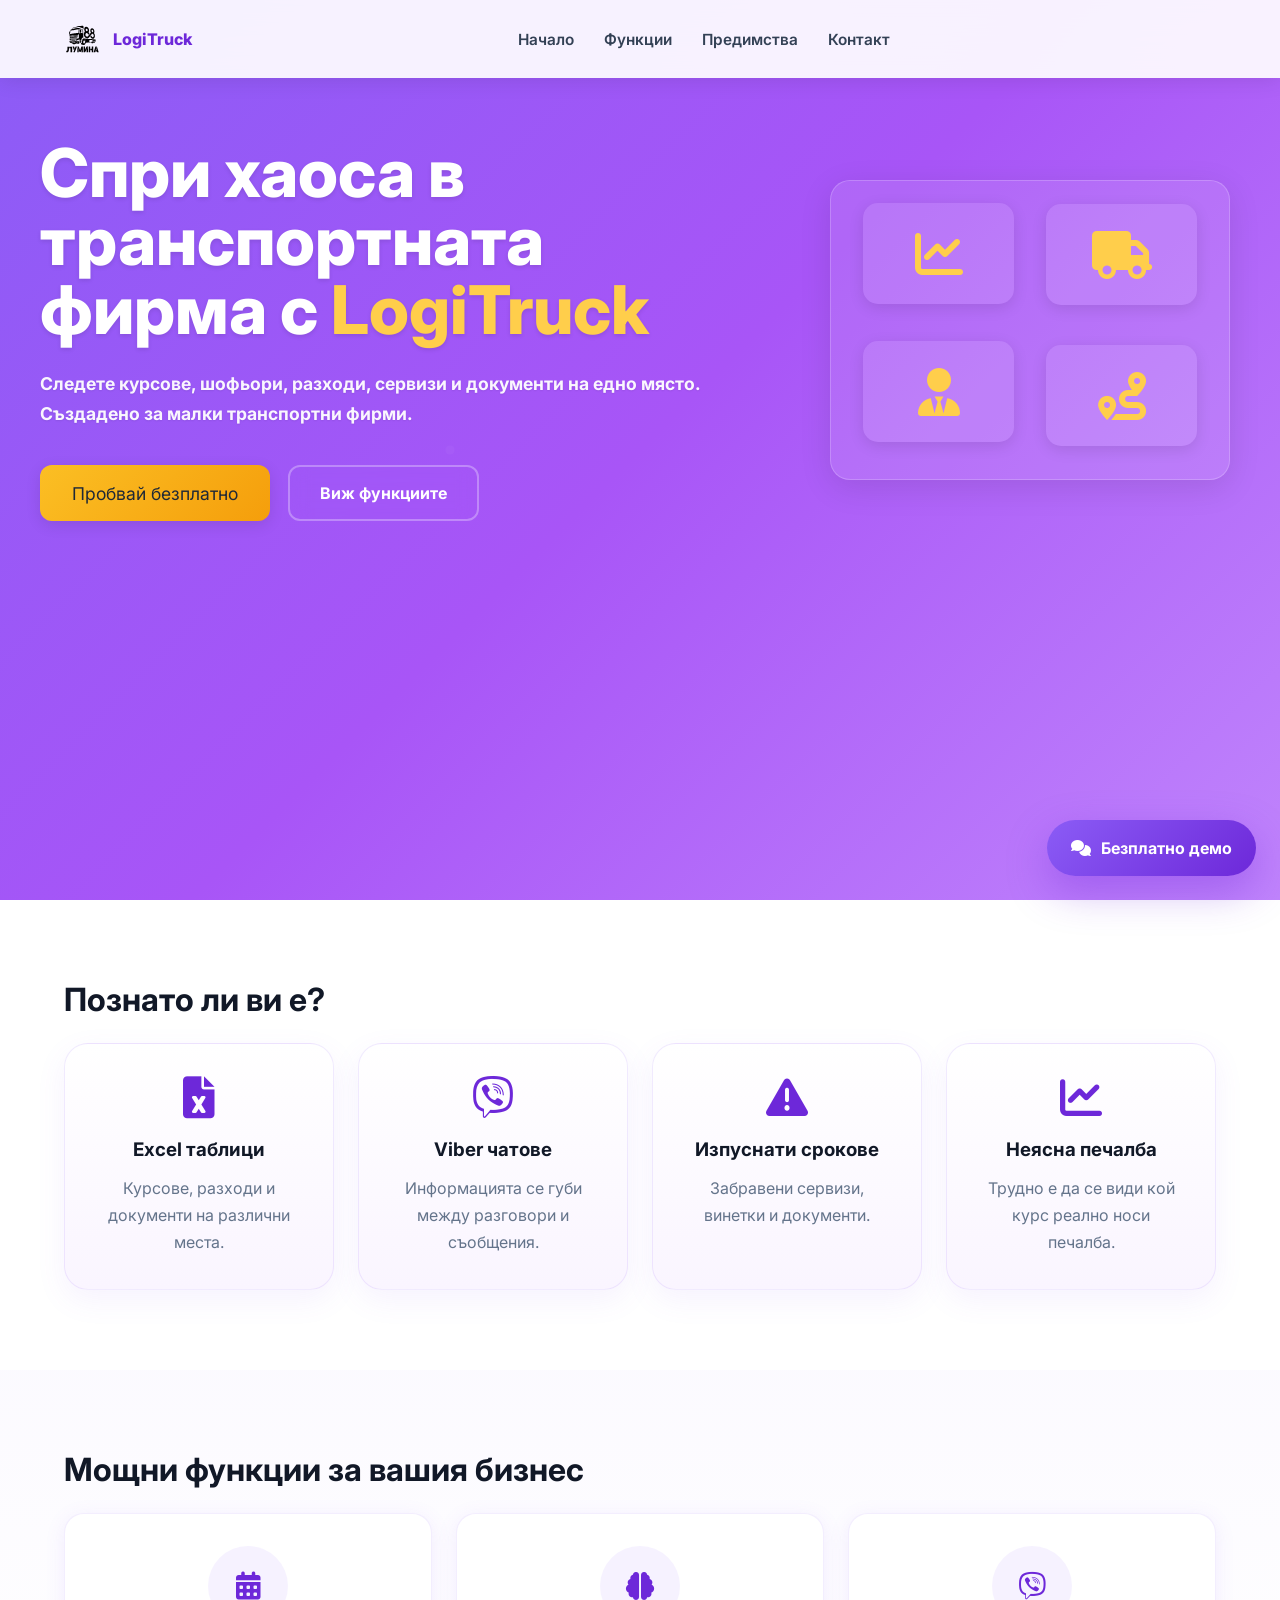
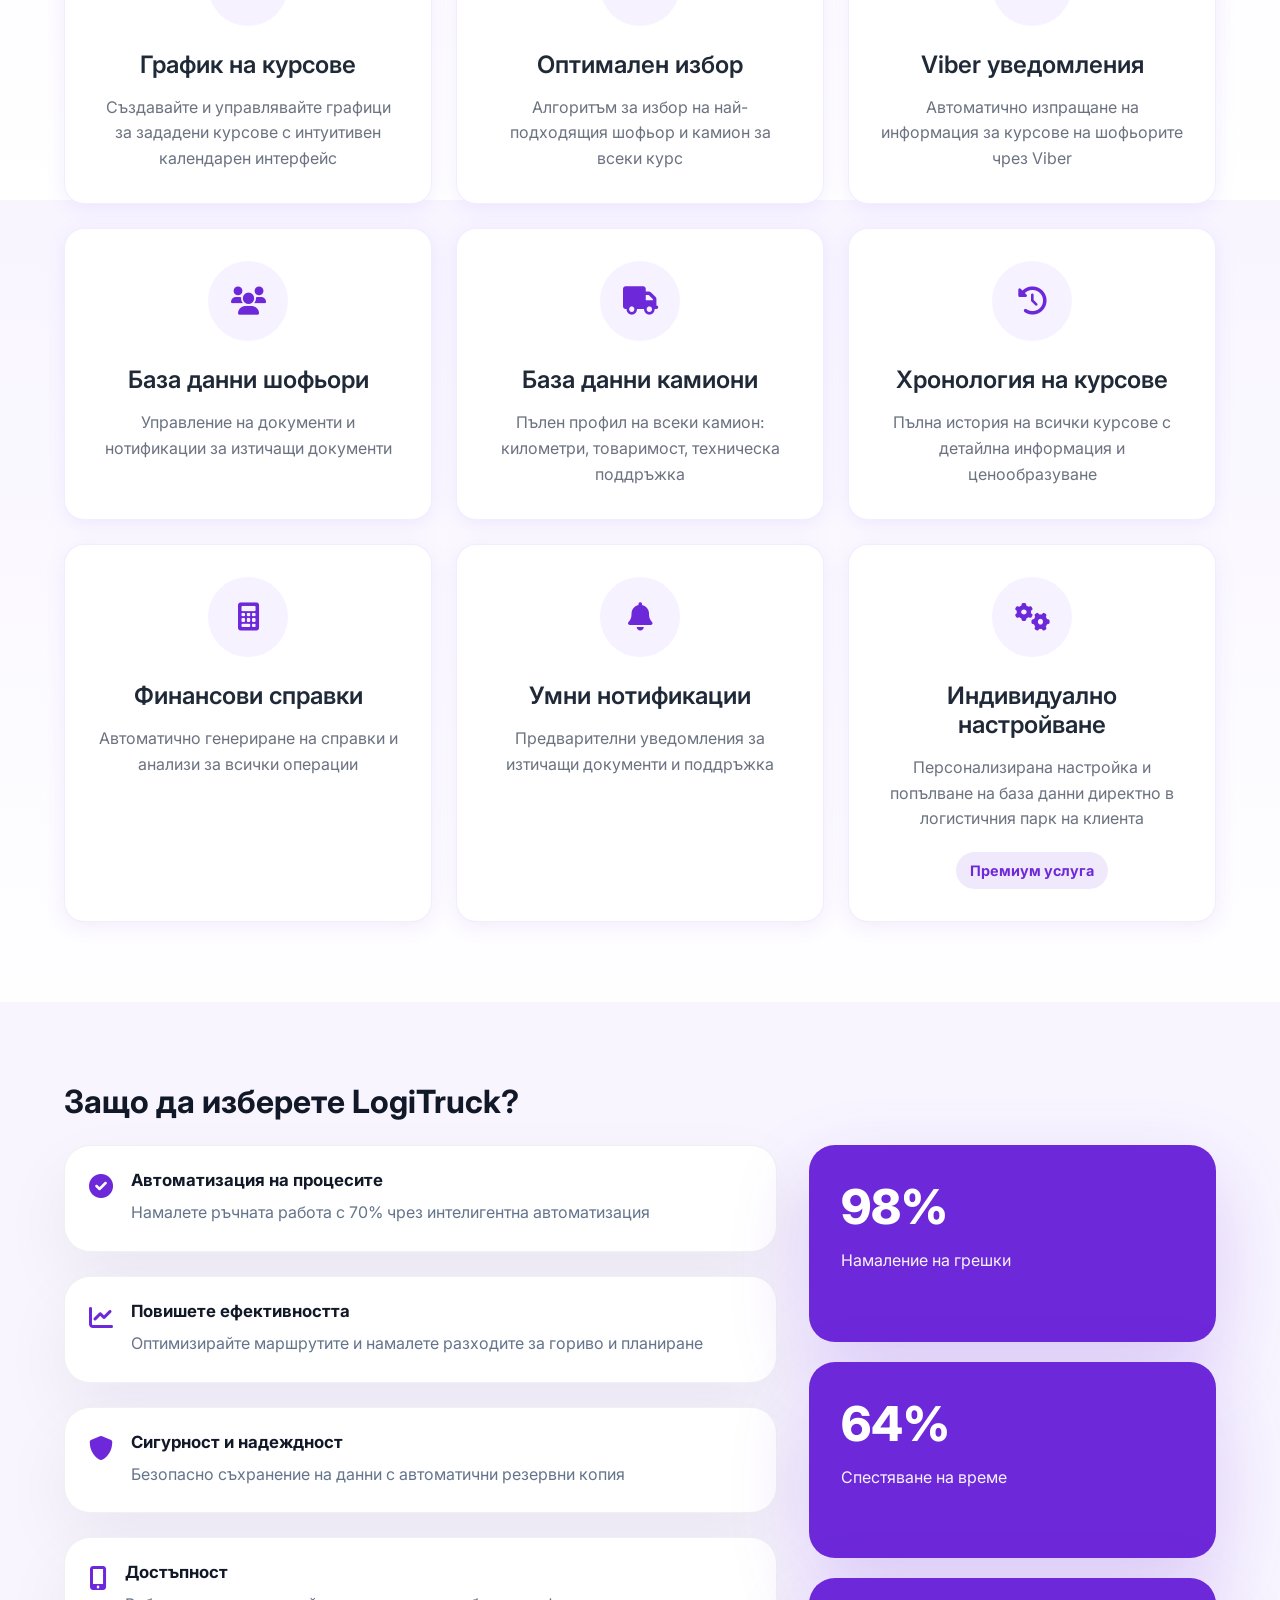
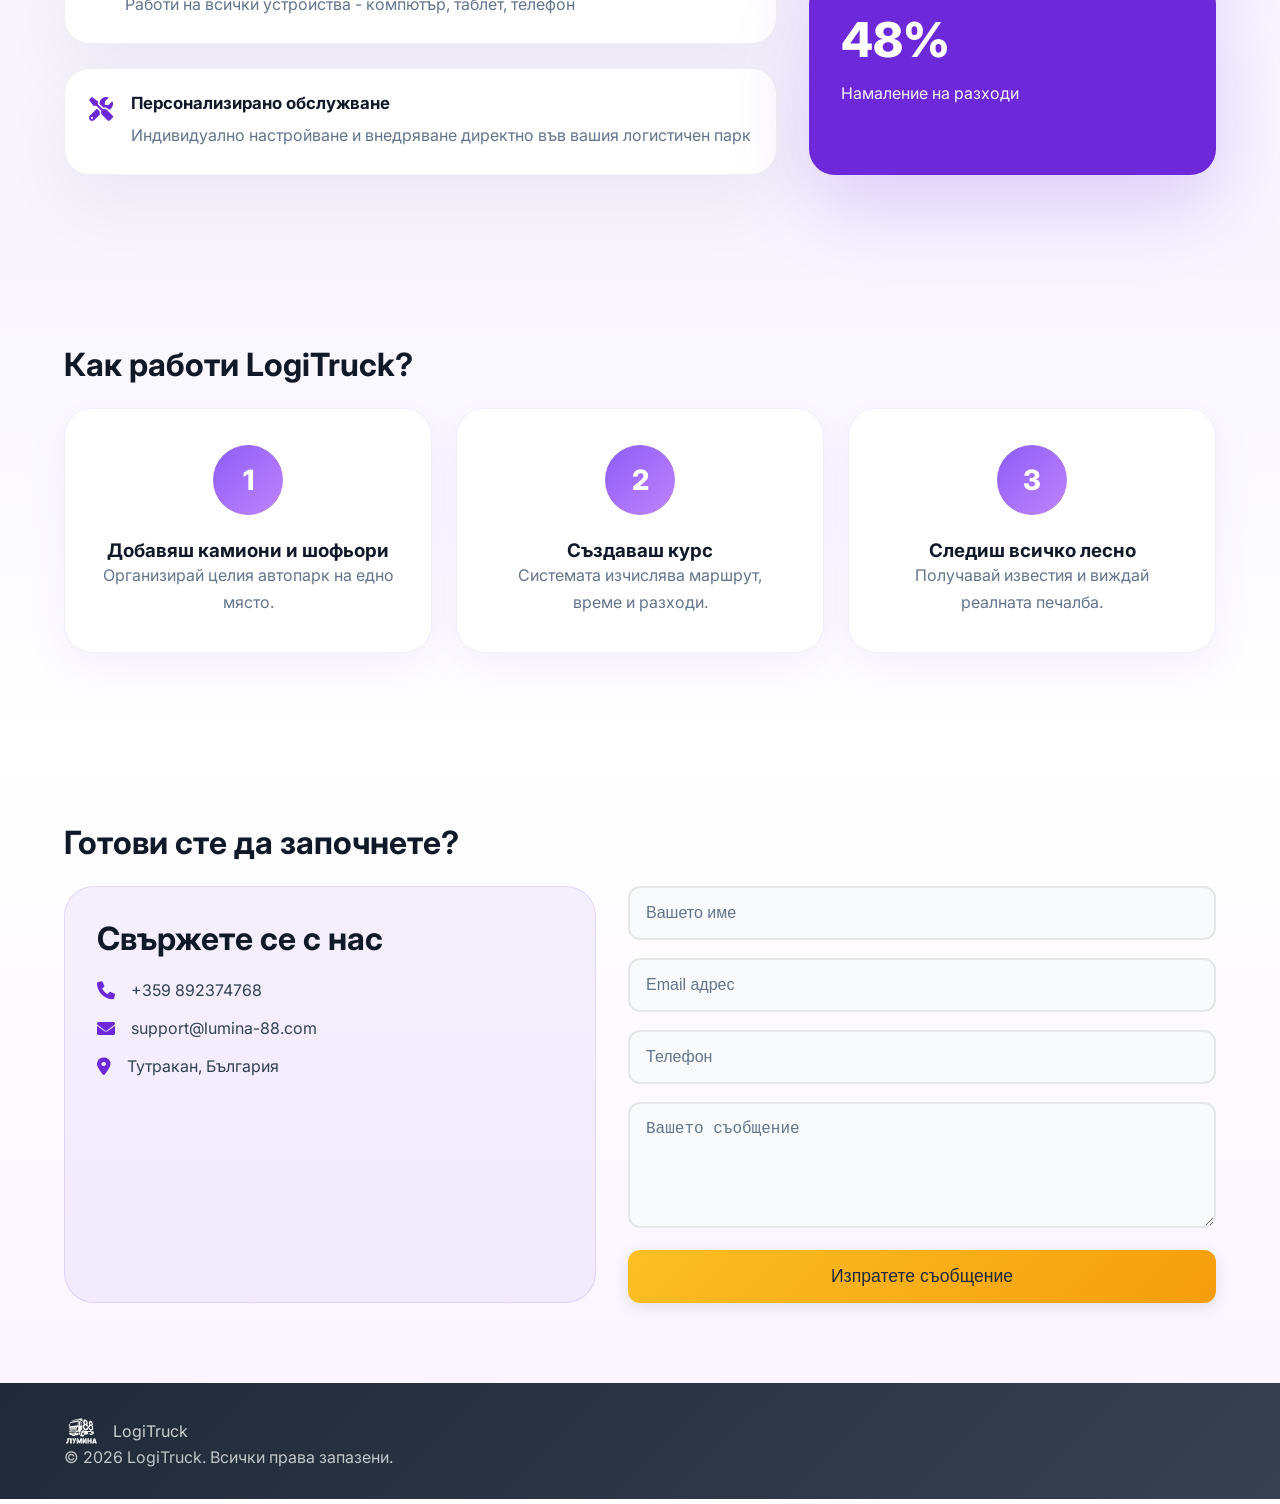
<file: index.html>
<!DOCTYPE html>
<html lang="bg">
<head>
    <meta charset="UTF-8">
    <meta name="viewport" content="width=device-width, initial-scale=1.0">
    <title>LogiTruck - Интелигентен логистичен софтуер</title>
    
    <meta name="description" content="LogiTruck - софтуер за малки транспортни фирми. Следете курсове, шофьори, разходи, сервизи, документи и печалба на едно място.">
    <meta name="keywords" content="транспортен софтуер, софтуер за транспортни фирми, управление на автопарк, курсове, шофьори, разходи">
    <meta property="og:title" content="LogiTruck - Софтуер за транспортни фирми">
    <meta property="og:description" content="По-малко хаос. Повече контрол върху транспортния бизнес.">

    <link rel="stylesheet" href="styles.css">
    <link href="https://fonts.googleapis.com/css2?family=Inter:wght@300;400;500;600;700&display=swap" rel="stylesheet">
    <link rel="stylesheet" href="https://cdnjs.cloudflare.com/ajax/libs/font-awesome/6.0.0/css/all.min.css">
</head>
<body>
    <nav class="navbar">
        <div class="nav-container">
            <div class="nav-logo">
                <img src="logo black.svg" alt="LogiTruck" class="logo-img">
                <span>LogiTruck</span>
            </div>
            <ul class="nav-menu">
                <li><a href="#home">Начало</a></li>
                <li><a href="#features">Функции</a></li>
                <li><a href="#benefits">Предимства</a></li>
                <li><a href="#contact">Контакт</a></li>
            </ul>
            <div class="hamburger">
                <span></span>
                <span></span>
                <span></span>
            </div>
        </div>
    </nav>

    <section id="home" class="hero">
        <div class="hero-container">
            <div class="hero-content">
                <h1>Спри хаоса в транспортната фирма с <span class="highlight">LogiTruck</span></h1>
                <h3 class="hero-subtitle">Следете курсове, шофьори, разходи, сервизи и документи на едно място. Създадено за малки транспортни фирми.</h3>
            
<div class="hero-buttons">
    <a href="#contact" class="btn-primary hero-btn">Пробвай безплатно</a>
    <a href="#features" class="btn-secondary">Виж функциите</a>
</div>

            </div>
            <div class="hero-image">
                <div class="dashboard-preview">
                    <i class="fas fa-chart-line"></i>
                    <i class="fas fa-truck"></i>
                    <i class="fas fa-user-tie"></i>
                    <i class="fas fa-route"></i>
                </div>
            </div>
        </div>
    </section>

    
<section class="problems">
    <div class="container">
        <h2 class="section-title">Познато ли ви е?</h2>
        <div class="problems-grid">
            <div class="problem-card">
                <i class="fas fa-file-excel"></i>
                <h3>Excel таблици</h3>
                <p>Курсове, разходи и документи на различни места.</p>
            </div>

            <div class="problem-card">
                <i class="fab fa-viber"></i>
                <h3>Viber чатове</h3>
                <p>Информацията се губи между разговори и съобщения.</p>
            </div>

            <div class="problem-card">
                <i class="fas fa-exclamation-triangle"></i>
                <h3>Изпуснати срокове</h3>
                <p>Забравени сервизи, винетки и документи.</p>
            </div>

            <div class="problem-card">
                <i class="fas fa-chart-line"></i>
                <h3>Неясна печалба</h3>
                <p>Трудно е да се види кой курс реално носи печалба.</p>
            </div>
        </div>
    </div>
</section>


    <section id="features" class="features">
        <div class="container">
            <h2 class="section-title">Мощни функции за вашия бизнес</h2>
            <div class="features-grid">
                <div class="feature-card">
                    <div class="feature-icon">
                        <i class="fas fa-calendar-alt"></i>
                    </div>
                    <h3>График на курсове</h3>
                    <p>Създавайте и управлявайте графици за зададени курсове с интуитивен календарен интерфейс</p>
                </div>

                <div class="feature-card">
                    <div class="feature-icon">
                        <i class="fas fa-brain"></i>
                    </div>
                    <h3>Оптимален избор</h3>
                    <p>Aлгоритъм за избор на най-подходящия шофьор и камион за всеки курс</p>
                </div>

                <div class="feature-card">
                    <div class="feature-icon">
                        <i class="fab fa-viber"></i>
                    </div>
                    <h3>Viber уведомления</h3>
                    <p>Автоматично изпращане на информация за курсове на шофьорите чрез Viber</p>
                </div>

                <div class="feature-card">
                    <div class="feature-icon">
                        <i class="fas fa-users"></i>
                    </div>
                    <h3>База данни шофьори</h3>
                    <p>Управление на документи и нотификации за изтичащи документи</p>
                </div>

                <div class="feature-card">
                    <div class="feature-icon">
                        <i class="fas fa-truck"></i>
                    </div>
                    <h3>База данни камиони</h3>
                    <p>Пълен профил на всеки камион: километри, товаримост, техническа поддръжка</p>
                </div>

                <div class="feature-card">
                    <div class="feature-icon">
                        <i class="fas fa-history"></i>
                    </div>
                    <h3>Хронология на курсове</h3>
                    <p>Пълна история на всички курсове с детайлна информация и ценообразуване</p>
                </div>

                <div class="feature-card">
                    <div class="feature-icon">
                        <i class="fas fa-calculator"></i>
                    </div>
                    <h3>Финансови справки</h3>
                    <p>Автоматично генериране на справки и анализи за всички операции</p>
                </div>

                <div class="feature-card">
                    <div class="feature-icon">
                        <i class="fas fa-bell"></i>
                    </div>
                    <h3>Умни нотификации</h3>
                    <p>Предварителни уведомления за изтичащи документи и поддръжка</p>
                </div>

                <div class="feature-card premium">
                    <div class="feature-icon">
                        <i class="fas fa-cogs"></i>
                    </div>
                    <h3>Индивидуално настройване</h3>
                    <p>Персонализирана настройка и попълване на база данни директно в логистичния парк на клиента</p>
                    <div class="premium-badge">Премиум услуга</div>
                </div>
            </div>
        </div>
    </section>

    <section id="benefits" class="benefits">
        <div class="container">
            <h2 class="section-title">Защо да изберете LogiTruck?</h2>
            <div class="benefits-content">
                <div class="benefits-text">
                    <div class="benefit-item">
                        <i class="fas fa-check-circle"></i>
                        <div>
                            <h3>Автоматизация на процесите</h3>
                            <p>Намалете ръчната работа с 70% чрез интелигентна автоматизация</p>
                        </div>
                    </div>
                    <div class="benefit-item">
                        <i class="fas fa-chart-line"></i>
                        <div>
                            <h3>Повишете ефективността</h3>
                            <p>Оптимизирайте маршрутите и намалете разходите за гориво и планиране</p>
                        </div>
                    </div>
                    <div class="benefit-item">
                        <i class="fas fa-shield-alt"></i>
                        <div>
                            <h3>Сигурност и надеждност</h3>
                            <p>Безопасно съхранение на данни с автоматични резервни копия</p>
                        </div>
                    </div>
                    <div class="benefit-item">
                        <i class="fas fa-mobile-alt"></i>
                        <div>
                            <h3>Достъпност</h3>
                            <p>Работи на всички устройства - компютър, таблет, телефон</p>
                        </div>
                    </div>
                    <div class="benefit-item">
                        <i class="fas fa-tools"></i>
                        <div>
                            <h3>Персонализирано обслужване</h3>
                            <p>Индивидуално настройване и внедряване директно във вашия логистичен парк</p>
                        </div>
                    </div>
                </div>
                <div class="benefits-stats">
                    <div class="stat-item">
                        <div class="stat-number">98%</div>
                        <div class="stat-label">Намаление на грешки</div>
                    </div>
                    <div class="stat-item">
                        <div class="stat-number">64%</div>
                        <div class="stat-label">Спестяване на време</div>
                    </div>
                    <div class="stat-item">
                        <div class="stat-number">48%</div>
                        <div class="stat-label">Намаление на разходи</div>
                    </div>
                </div>
            </div>
        </div>
    </section>

    
<section class="how-it-works">
    <div class="container">
        <h2 class="section-title">Как работи LogiTruck?</h2>

        <div class="steps-grid">
            <div class="step-card">
                <div class="step-number">1</div>
                <h3>Добавяш камиони и шофьори</h3>
                <p>Организирай целия автопарк на едно място.</p>
            </div>

            <div class="step-card">
                <div class="step-number">2</div>
                <h3>Създаваш курс</h3>
                <p>Системата изчислява маршрут, време и разходи.</p>
            </div>

            <div class="step-card">
                <div class="step-number">3</div>
                <h3>Следиш всичко лесно</h3>
                <p>Получавай известия и виждай реалната печалба.</p>
            </div>
        </div>
    </div>
</section>


    <section id="contact" class="contact">
        <div class="container">
            <h2 class="section-title">Готови сте да започнете?</h2>
            <div class="contact-content">
                <div class="contact-info">
                    <h3>Свържете се с нас</h3>
                    <div class="contact-item">
                        <i class="fas fa-phone"></i>
                        <span>+359 892374768</span>
                    </div>
                    <div class="contact-item">
                        <i class="fas fa-envelope"></i>
                        <span>support@lumina-88.com</span>
                    </div>
                    <div class="contact-item">
                        <i class="fas fa-map-marker-alt"></i>
                        <span>Тутракан, България</span>
                    </div>
                </div>
                <form class="contact-form" action="https://formspree.io/f/mykoaazb" method="POST">
                    <input type="hidden" name="_next" value="thank-you.html">
                    <div class="form-group">
                        <input type="text" name="name" placeholder="Вашето име" required>
                    </div>
                    <div class="form-group">
                        <input type="email" name="email" placeholder="Email адрес" required>
                    </div>
                    <div class="form-group">
                        <input type="tel" name="phone" placeholder="Телефон" required>
                    </div>
                    <div class="form-group">
                        <textarea name="message" placeholder="Вашето съобщение" rows="5" required></textarea>
                    </div>
                    <button type="submit" class="btn-primary">Изпратете съобщение</button>
                </form>
            </div>
        </div>
    </section>

    <footer class="footer">
        <div class="container">
            <div class="footer-content">
                <div class="footer-logo">
                    <img src="logo white.svg" alt="LogiTruck" class="footer-logo-img">
                    <span>LogiTruck</span>
                </div>
                <p>© 2026 LogiTruck. Всички права запазени.</p>
            </div>
        </div>
    </footer>

<a href="#contact" class="floating-cta">
    <i class="fas fa-comments"></i>
    Безплатно демо
</a>

</body>
</html>
</file>
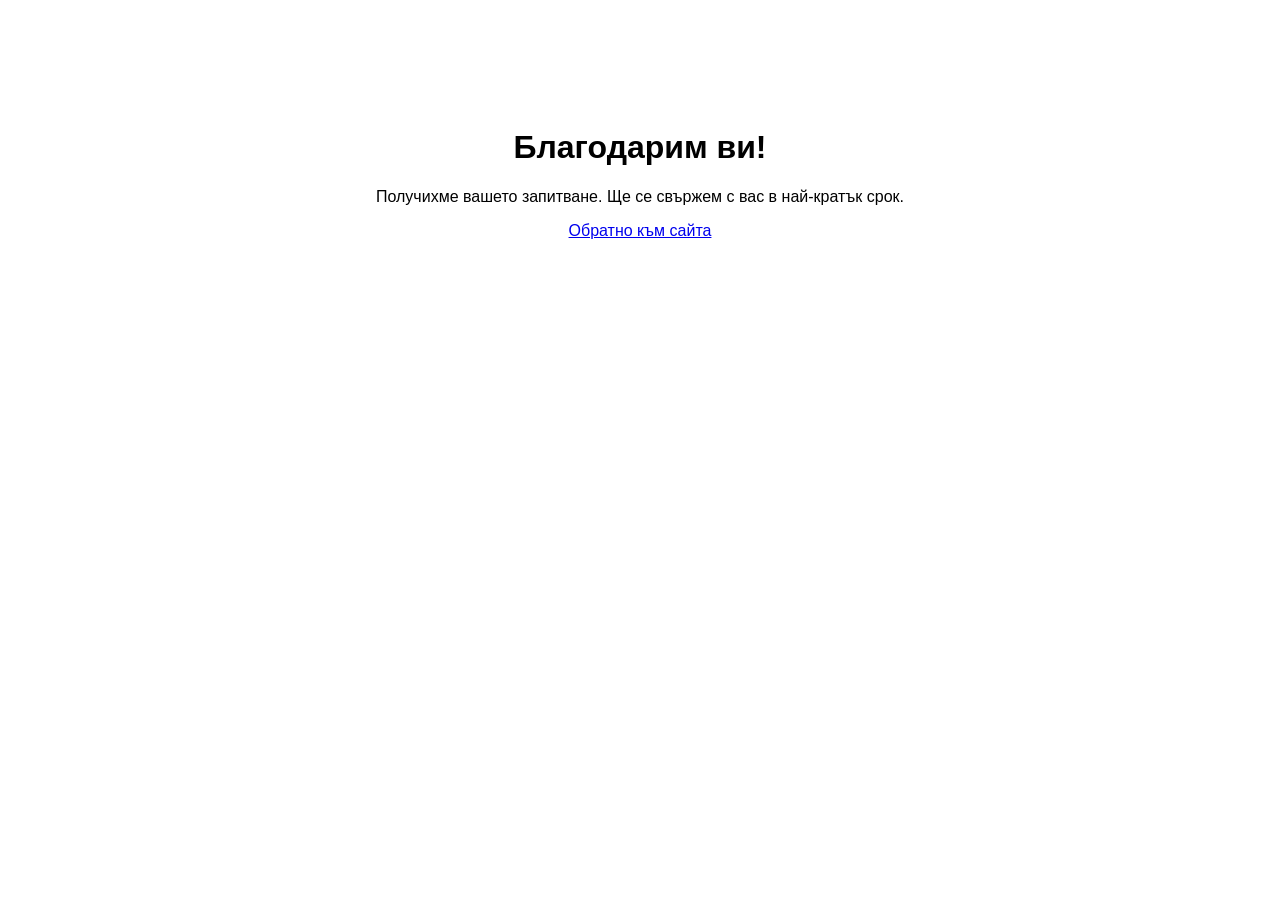
<file: thank-you.html>
<!DOCTYPE html>
<html lang="bg">
<head>
    <meta charset="UTF-8">
    <meta name="viewport" content="width=device-width, initial-scale=1.0">
    <title>Благодарим!</title>
</head>
<body style="font-family:Arial; text-align:center; padding:100px 20px;">
    <h1>Благодарим ви!</h1>
    <p>Получихме вашето запитване. Ще се свържем с вас в най-кратък срок.</p>
    <a href="/">Обратно към сайта</a>
</body>
</html>
</file>
<file: styles.css>
/* Landing styles for LogiTruck */
:root{
  --purple: #6d28d9;
  --purple-light: #c084fc;
  --gold: #ffce4b;
  --black: #111827;
  --gray-dark: #334155;
  --gray: #64748b;
  --light: #f8f5ff;
  --white: #ffffff;
}
*{box-sizing:border-box}
html,body{height:100%}
body{
  margin:0;
  font-family: Inter, system-ui, -apple-system, 'Segoe UI', Roboto, Arial, sans-serif;
  color: var(--black);
  background: linear-gradient(180deg, #f8f5ff 0%, #ffffff 100%);
}

.navbar{
  position:fixed;
  top:0;
  left:0;
  right:0;
  z-index:50;
  background:rgba(255,255,255,0.92);
  backdrop-filter:blur(20px);
  box-shadow:rgba(0,0,0,0.1) 0px 2px 20px 0px;
}
.nav-container{
  max-width:1200px;
  margin:0 auto;
  padding:22px 24px;
  display:flex;
  align-items:center;
  justify-content:space-between;
  gap:20px;
}
.nav-logo{
  display:flex;
  align-items:center;
  gap:12px;
  font-weight:800;
  color:var(--purple);
}
.nav-logo img{height:34px; width:auto}
.nav-menu{display:flex; gap:30px; list-style:none; margin:0; padding:0;}
.nav-menu li a{
  font-size:0.96rem;
  font-weight:600;
  color:var(--gray-dark);
  transition:color .2s ease;
}
.nav-menu li a:hover{color:var(--purple)}

.hero{
  min-height:100vh;
  padding:120px 0 80px;
  background: linear-gradient(135deg, #8b5cf6 0%, #a855f7 50%, #c084fc 100%);
  color: white;
  position: relative;
  overflow: hidden;
}
.hero::before{
  content: "";
  position: absolute;
  inset: 0;
  background: url("data:image/svg+xml,%3Csvg xmlns='http://www.w3.org/2000/svg' viewBox='0 0 100 100'%3E%3Cdefs%3E%3Cpattern id='grain' width='100' height='100' patternUnits='userSpaceOnUse'%3E%3Ccircle cx='50' cy='50' r='0.5' fill='rgba(255,255,255,0.1)'/%3E%3C/pattern%3E%3C/defs%3E%3Crect width='100' height='100' fill='url(%23grain)'/%3E%3C/svg%3E");
  opacity: 0.3;
}
.hero-container{
  max-width:1200px;
  margin:0 auto;
  display:grid;
  grid-template-columns:1fr minmax(380px, 420px);
  align-items:center;
  gap:40px;
  position: relative;
  z-index: 1;
}
.hero-content h1{
  font-size:4.2rem;
  line-height:1.02;
  margin:0 0 24px;
  font-weight:800;
  max-width:720px;
  text-shadow: rgba(0,0,0,0.1) 0px 2px 4px;
}
.hero-content .highlight{color:var(--gold)}
.hero-subtitle{
  max-width:680px;
  font-size:1.1rem;
  line-height:1.75;
  color:rgba(255,255,255,0.95);
  margin:0 0 26px;
  text-shadow: rgba(0,0,0,0.08) 0px 1px 2px;
}
.hero-image{
  display:flex;
  justify-content:center;
  align-items:center;
  position:relative;
  min-height:420px;
}
.dashboard-preview{
  width:400px;
  min-height:300px;
  background:rgba(255,255,255,0.1);
  border-radius:20px;
  padding:32px;
  display:grid;
  grid-template-columns:151px 151px;
  gap:32px;
  border:1px solid rgba(255,255,255,0.2);
  box-shadow:0 8px 32px rgba(0,0,0,0.1);
}
.dashboard-preview i{
  display:flex;
  align-items:center;
  justify-content:center;
  width:151px;
  height:101px;
  border-radius:15px;
  background:rgba(255,255,255,0.1);
  box-shadow:0 4px 15px rgba(0,0,0,0.1);
  color:var(--gold);
  font-size:48px;
  transition: transform .3s ease, background .3s ease, box-shadow .3s ease;
}
.dashboard-preview i:hover{
  transform: translateY(-3px);
  background:rgba(255,255,255,0.16);
  box-shadow:0 10px 25px rgba(0,0,0,0.14);
}
.dashboard-preview i:nth-child(1){transform: translateY(-10px);}
.dashboard-preview i:nth-child(2){transform: translateY(-9px);}
.dashboard-preview i:nth-child(3){transform: translateY(-5px);}
.dashboard-preview i:nth-child(4){transform: translateY(-1px);}

.container{max-width:1200px; margin:0 auto; padding:0 24px}

.features{
  padding:80px 0;
}
.section-title{
  font-size:2rem;
  font-weight:700;
  margin-bottom:24px;
  color:var(--black);
}
.features-grid{
  display:grid;
  grid-template-columns:repeat(3,minmax(0,1fr));
  gap:24px;
}
.feature-card{
  background: white;
  padding: 2rem;
  border-radius: 20px;
  box-shadow: rgba(139, 92, 246, 0.1) 0px 4px 20px 0px;
  text-align: center;
  transition: 0.3s;
  border: 1px solid rgba(139, 92, 246, 0.1);
  position: relative;
  overflow: hidden;
}
.feature-card:hover{
  transform: translateY(-10px);
  box-shadow: rgba(139, 92, 246, 0.2) 0px 20px 40px;
  border-color: rgba(139, 92, 246, 0.3);
}
.feature-card::before{
  content: "";
  position: absolute;
  top: 0;
  left: -100%;
  width: 100%;
  height: 100%;
  background: linear-gradient(90deg, transparent, rgba(139, 92, 246, 0.1), transparent);
  transition: left 0.5s;
}
.feature-card:hover::before{
  left: 100%;
}
.feature-icon{
  width: 80px;
  height: 80px;
  display: flex;
  align-items: center;
  justify-content: center;
  border-radius: 50%;
  margin: 0 auto 24px;
  background: rgba(139, 92, 246, 0.08);
  color: var(--purple);
}
.feature-icon i{
  font-size: 28px;
}
.feature-card h3{
  margin: 0 0 1rem;
  font-size: 1.5rem;
  font-weight: 600;
  color: rgb(31, 41, 55);
}
.feature-card p{
  margin: 0;
  color: rgb(107, 114, 128);
  line-height: 1.6;
}
.premium-badge{
  display:inline-flex;
  margin-top:20px;
  padding:10px 14px;
  border-radius:999px;
  background:rgba(109,40,217,0.1);
  color:var(--purple);
  font-size:0.9rem;
  font-weight:700;
}

.benefits{
  padding:80px 0;
  background:var(--light);
}
.benefits-content{
  display:grid;
  grid-template-columns:1.4fr 0.8fr;
  gap:32px;
}
.benefits-text{display:grid; gap:24px;}
.benefit-item{
  display:flex;
  gap:18px;
  align-items:flex-start;
  background:white;
  padding:24px;
  border-radius:26px;
  border:1px solid rgba(15,23,42,0.06);
  box-shadow:0 28px 70px rgba(15,23,42,0.06);
}
.benefit-item i{
  margin-top:4px;
  color:var(--purple);
  font-size:24px;
}
.benefit-item h3{
  margin:0 0 8px;
  font-size:1.05rem;
}
.benefit-item p{
  margin:0;
  color:var(--gray);
  line-height:1.8;
}
.benefits-stats{display:grid; gap:20px;}
.stat-item{
  background:var(--purple);
  color:white;
  border-radius:26px;
  padding:32px;
  box-shadow:0 30px 80px rgba(109,40,217,0.2);
}
.stat-number{
  font-size:3rem;
  margin-bottom:10px;
  font-weight:800;
}
.stat-label{
  font-size:1rem;
  line-height:1.8;
  opacity:0.94;
}

.premium-service{
  padding:80px 0;
}
.premium-content{
  display:grid;
  grid-template-columns:1.3fr 0.9fr;
  gap:32px;
}
.premium-text h2{
  font-size:2.5rem;
  margin-bottom:18px;
}
.premium-subtitle{
  margin:0 0 28px;
  color:var(--gray-dark);
  line-height:1.9;
  max-width:700px;
}
.premium-features{display:grid; gap:18px;}
.premium-feature{
  display:flex;
  gap:16px;
  align-items:flex-start;
  padding:22px;
  border-radius:24px;
  background:rgba(109,40,217,0.06);
  border:1px solid rgba(109,40,217,0.12);
}
.premium-feature i{
  margin-top:4px;
  font-size:24px;
  color:var(--purple);
}
.premium-feature h4{
  margin:0 0 8px;
  font-size:1.05rem;
}
.premium-feature p{
  margin:0;
  color:var(--gray);
  line-height:1.75;
}
.premium-cta{
  display:flex;
  flex-wrap:wrap;
  gap:18px;
  align-items:center;
}
.premium-note{
  margin:0;
  color:var(--gray-dark);
}
.premium-image{display:flex; justify-content:center;}
.premium-visual{
  width:100%;
  min-height:320px;
  background:linear-gradient(180deg, rgba(255,255,255,0.6), rgba(255,255,255,0.18));
  border-radius:32px;
  padding:30px;
  display:grid;
  grid-template-columns:repeat(2,1fr);
  gap:20px;
}
.premium-visual i{
  width:72px;
  height:72px;
  display:flex;
  align-items:center;
  justify-content:center;
  border-radius:24px;
  border:1px solid rgba(109,40,217,0.14);
  background:white;
  color:var(--purple);
  font-size:1.3rem;
}

.contact{
  padding:80px 0;
}
.contact-content{
  display:grid;
  grid-template-columns:0.95fr 1.05fr;
  gap:32px;
}
.contact-info{
  background:rgba(109,40,217,0.06);
  border:1px solid rgba(109,40,217,0.12);
  border-radius:30px;
  padding:32px;
}
.contact-info h3{
  margin:0 0 22px;
  font-size:2rem;
}
.contact-item{
  display:flex;
  gap:16px;
  align-items:center;
  margin-bottom:18px;
  color:var(--gray-dark);
}
.contact-item i{
  font-size:18px;
  color:var(--purple);
}
.contact-form{display:grid; gap:18px;}
.form-group input,
.form-group textarea{
  width:100%;
  border:2px solid rgb(229, 231, 235);
  border-radius:12px;
  padding:16px;
  font-size:16px;
  color:rgb(0, 0, 0);
  background:rgb(248, 250, 252);
  transition:0.3s;
}
.form-group input::placeholder,
.form-group textarea::placeholder{
  color:var(--gray);
}
.btn-primary{
  display:inline-flex;
  align-items:center;
  justify-content:center;
  gap:10px;
  background:linear-gradient(135deg, rgb(251, 191, 36) 0%, rgb(245, 158, 11) 100%);
  color:rgb(31, 41, 55);
  border:none;
  border-radius:12px;
  box-shadow:rgba(0, 0, 0, 0.1) 0px 4px 15px 0px;
  padding:16px 32px;
  font-size:17.6px;
  cursor:pointer;
}

.footer{
  background:linear-gradient(135deg, #1f2937 0%, #374151 100%);
  color:rgba(255,255,255,0.78);
  padding:32px 0;
}
.footer .container{
  display:flex;
  justify-content:space-between;
  align-items:center;
  gap:20px;
}
.footer-logo{display:flex; align-items:center; gap:14px;}
.footer-logo img{height:32px;}
.footer p{margin:0; color:rgba(255,255,255,0.72);}

body,h1,h2,h3,h4,p,ul,li{margin:0;padding:0}
ul{list-style:none}
a{color:inherit;text-decoration:none}

@media (max-width: 1024px){
  .hero-container,
  .benefits-content,
  .premium-content,
  .contact-content,
  .footer .container{
    display:grid;
    grid-template-columns:1fr;
  }
  .hero-image{order:-1;}
  .hero{padding:100px 0 60px;}
}

@media (max-width: 768px){
  .nav-container{padding:16px;}
  .nav-menu{gap:18px; flex-wrap:wrap; justify-content:center;}
  .hero-content h1{font-size:3rem;}
  .hero-subtitle{font-size:1rem;}
  .dashboard-preview{grid-template-columns:1fr 1fr; min-height:280px;}
  .dashboard-preview i{min-height:84px;}
  .features-grid,
  .benefits-content,
  .premium-content,
  .contact-content{grid-template-columns:1fr;}
  .footer .container{grid-template-columns:1fr; text-align:center;}
}


.hero-buttons{
    display:flex;
    gap:18px;
    margin-top:35px;
    flex-wrap:wrap;
}

.btn-secondary{
    display:inline-flex;
    align-items:center;
    justify-content:center;
    padding:16px 30px;
    border-radius:12px;
    border:2px solid rgba(255,255,255,0.3);
    color:white;
    font-weight:700;
    backdrop-filter:blur(10px);
}

.problems{
    padding:80px 0;
    background:white;
}

.problems-grid{
    display:grid;
    grid-template-columns:repeat(4,1fr);
    gap:24px;
}

.problem-card{
    background:linear-gradient(180deg,#ffffff 0%,#faf5ff 100%);
    border:1px solid rgba(139,92,246,0.12);
    border-radius:24px;
    padding:32px;
    text-align:center;
    box-shadow:0 10px 30px rgba(139,92,246,0.08);
}

.problem-card i{
    font-size:42px;
    color:var(--purple);
    margin-bottom:20px;
}

.problem-card h3{
    margin-bottom:14px;
}

.problem-card p{
    color:var(--gray);
    line-height:1.7;
}

.how-it-works{
    padding:90px 0;
    background:linear-gradient(180deg,#f8f5ff 0%,#ffffff 100%);
}

.steps-grid{
    display:grid;
    grid-template-columns:repeat(3,1fr);
    gap:24px;
}

.step-card{
    background:white;
    border-radius:28px;
    padding:36px;
    text-align:center;
    box-shadow:0 15px 40px rgba(139,92,246,0.08);
    border:1px solid rgba(139,92,246,0.1);
}

.step-number{
    width:70px;
    height:70px;
    border-radius:50%;
    display:flex;
    align-items:center;
    justify-content:center;
    margin:0 auto 24px;
    background:linear-gradient(135deg,#8b5cf6 0%,#c084fc 100%);
    color:white;
    font-size:28px;
    font-weight:800;
}

.step-card p{
    color:var(--gray);
    line-height:1.7;
}

.floating-cta{
    position:fixed;
    bottom:24px;
    right:24px;
    background:linear-gradient(135deg,#8b5cf6 0%,#6d28d9 100%);
    color:white;
    padding:18px 24px;
    border-radius:999px;
    box-shadow:0 15px 40px rgba(109,40,217,0.35);
    font-weight:700;
    z-index:999;
    display:flex;
    align-items:center;
    gap:10px;
}

.contact{
    background:linear-gradient(180deg,#ffffff 0%,#faf5ff 100%);
}

@media (max-width: 768px){

    .problems-grid,
    .steps-grid{
        grid-template-columns:1fr;
    }

    .hero-buttons{
        justify-content:center;
    }

    .floating-cta{
        left:16px;
        right:16px;
        justify-content:center;
        bottom:16px;
    }
}
</file>
